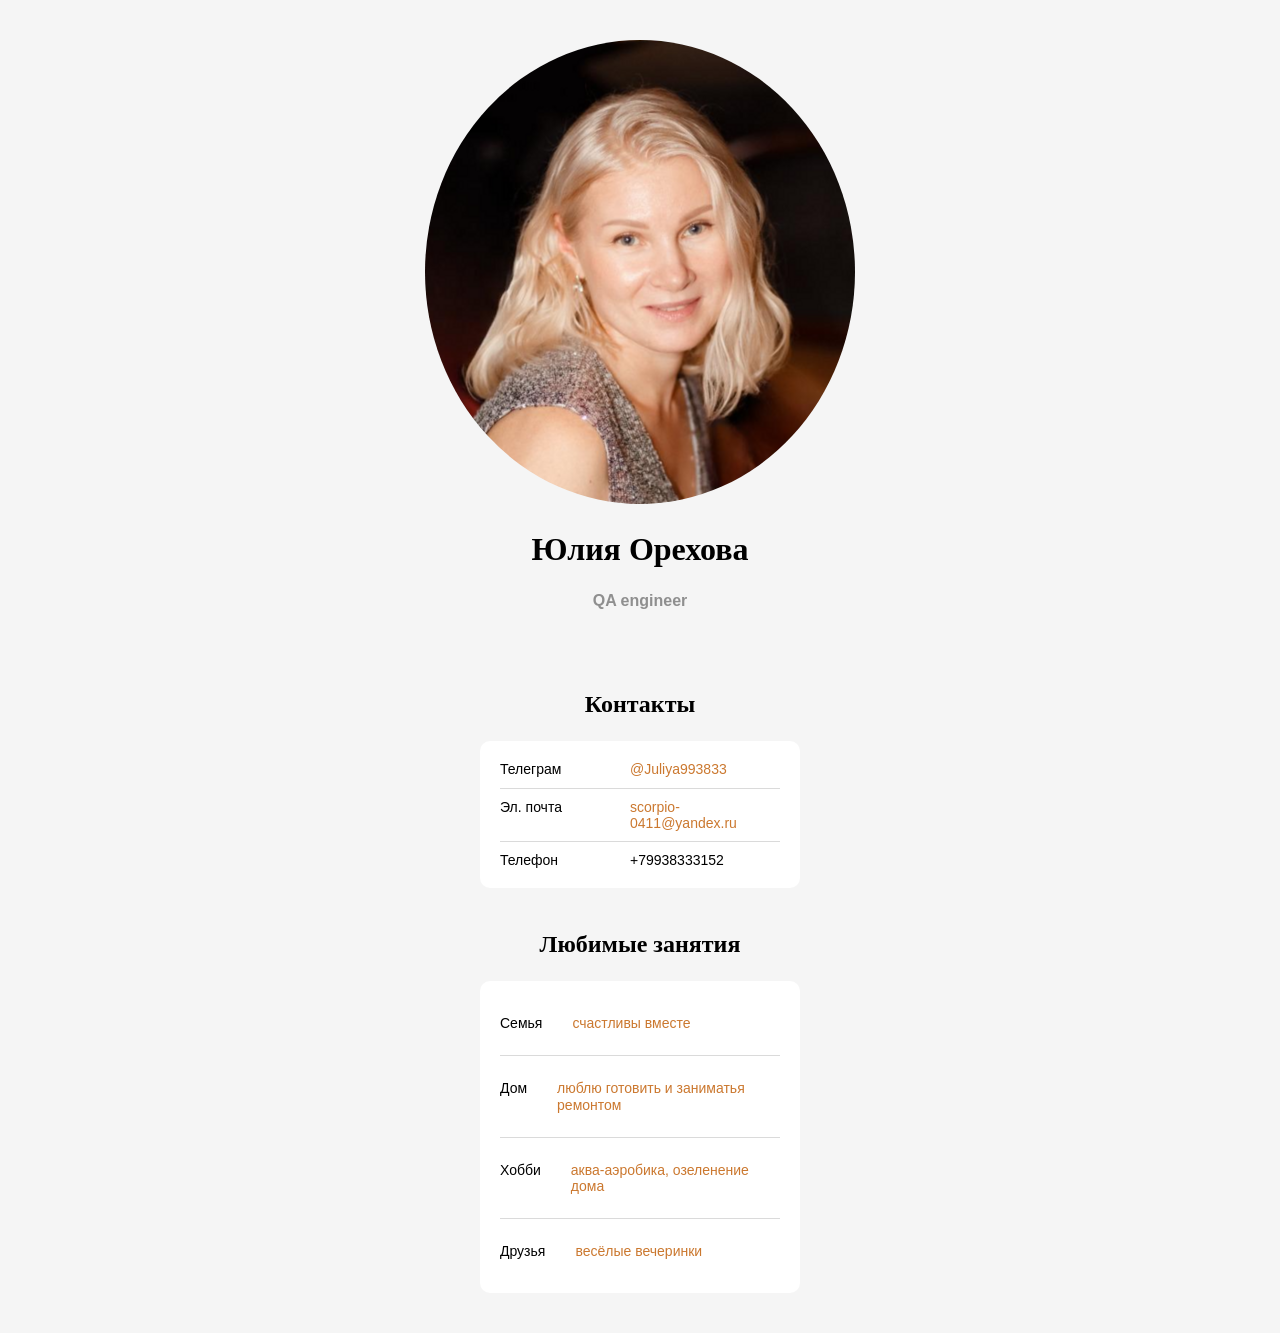
<file: index.html>
<!DOCTYPE html>
<html lang="en">
  <head>
    <meta charset="UTF-8" />
    <meta http-equiv="X-UA-Compatible" content="IE=edge" />
    <meta name="viewport" content="width=device-width, initial-scale=1.0" />
    <link href="./normalize.css" rel="stylesheet" />
    <link href="./style.css" rel="stylesheet" />
    <title>Document</title>
  </head>
  <body>
    <header class="header">
      <img src="./фото6.png" alt="avatar" class="header__avatar" />
      <h1 class="header__title">Юлия Орехова</h1>
      <h3 class="header__subtitle">QA engineer</h3>
    </header>
    <main>
      <section class="links">
        <h2 class="links__header">Контакты</h2>
        <ul class="links__container">
          <li class="links__link">
            <p class="links__title">Телеграм</p>
            <a class="linsk__link" href="http://t.me/Juliya993833">@Juliya993833</a>
          </li>
          <li class="links__link">
            <p class="links__title">Эл. почта</p>
            <a class="linsk__link" href="mailto:scorpio-0411@yandex.ru"
              >scorpio-0411@yandex.ru</a
            >
          </li>
         <li class="links__link">  
            <p class="links__title">Телефон</p>
            <p class="links__title">+79938333152</p>
          </li>
          
        </ul>
      </section>
      <section class="links">
        <h2 class="links__header">Любимые занятия</h2>
        <ul class="links__container">
          <li class="links__link">
            <p class="links__title; vertical-align: middle">Семья</p>
            <p class="linsk__link">счастливы вместе</p>
          </li>
          <li class="links__link">
            <p class="links__title; vertical-align: middle">Дом</p>
            <p class="linsk__link">люблю готовить и заниматья ремонтом</p>
          </li>
          <li class="links__link">
            <p class="links__title; vertical-align: middle">Хобби</p>
            <p class="linsk__link">аква-аэробика, озеленение дома </p>
          </li>
          <li class="links__link">
            <p class="links__title; vertical-align: middle">Друзья</p>
            <p class="linsk__link">весёлые вечеринки </p>
          </li>
        </ul>
      </section>
    </main>
</file>
<file: style.css>
body {
  font-family: "Helvetica";
  background-color: #f5f5f5;
  color: #000000;
  display: flex;
  flex-direction: column;
  justify-content: center;
  align-items: center;
}

.header {
  margin: 40px 0;
}

.header__avatar {
  border-radius: 50%;
}

.header__title {
  text-align: center;
  font-size: 32px;
  line-height: 1.2;
  font-family: "Helvetica Neue";
}

.header__subtitle {
  color: #8f8f8f;
  font-size: 16px;
  line-height: 1.4;
  text-align: center;
}

.links {
  width: 320px;
  margin-bottom: 40px;
}

.links__header {
  font-family: "Helvetica Neue";
  font-size: 24px;
  line-height: 1.4;
 text-align: center;
}

.links__container {
  list-style-type: none;
  background: #ffffff;
  border-radius: 10px;
  display: flex;
  flex-direction: column;
  align-items: flex-start;
  padding: 20px 20px 10px;
  gap: 10px;
  flex: none;
  order: 1;
  flex-grow: 0;
  box-sizing: border-box;
  margin: 0;
}

.links__link,
.links__title {
  font-size: 14px;
  font-size: 1.4;
}

.links__link {
  display: flex;
  flex-direction: row;
  align-items: flex-start;
  padding: 0px 0px 10px;
  gap: 30px;
  border-bottom: 1px solid #dadada;
  width: 280px;
}

.links__link:last-child {
  border-bottom: none;
}

.linsk__link,
.links__link:visited {
  text-decoration: none;
  color: #cb782f;
}

.links__title {
  margin: 0;
  min-width: 100px;
}

footer {
  margin: 0 0 40px 0;
}
.button-link {
  box-sizing: border-box;
  display: flex;
  flex-direction: row;
  justify-content: center;
  align-items: center;
  padding: 10px;
  width: 320px;
  background: #cb782f;
  border-radius: 20px;

  font-size: 14px;
  line-height: 1.4;

  color: #ffffff;
  text-decoration: none;
}
</file>
